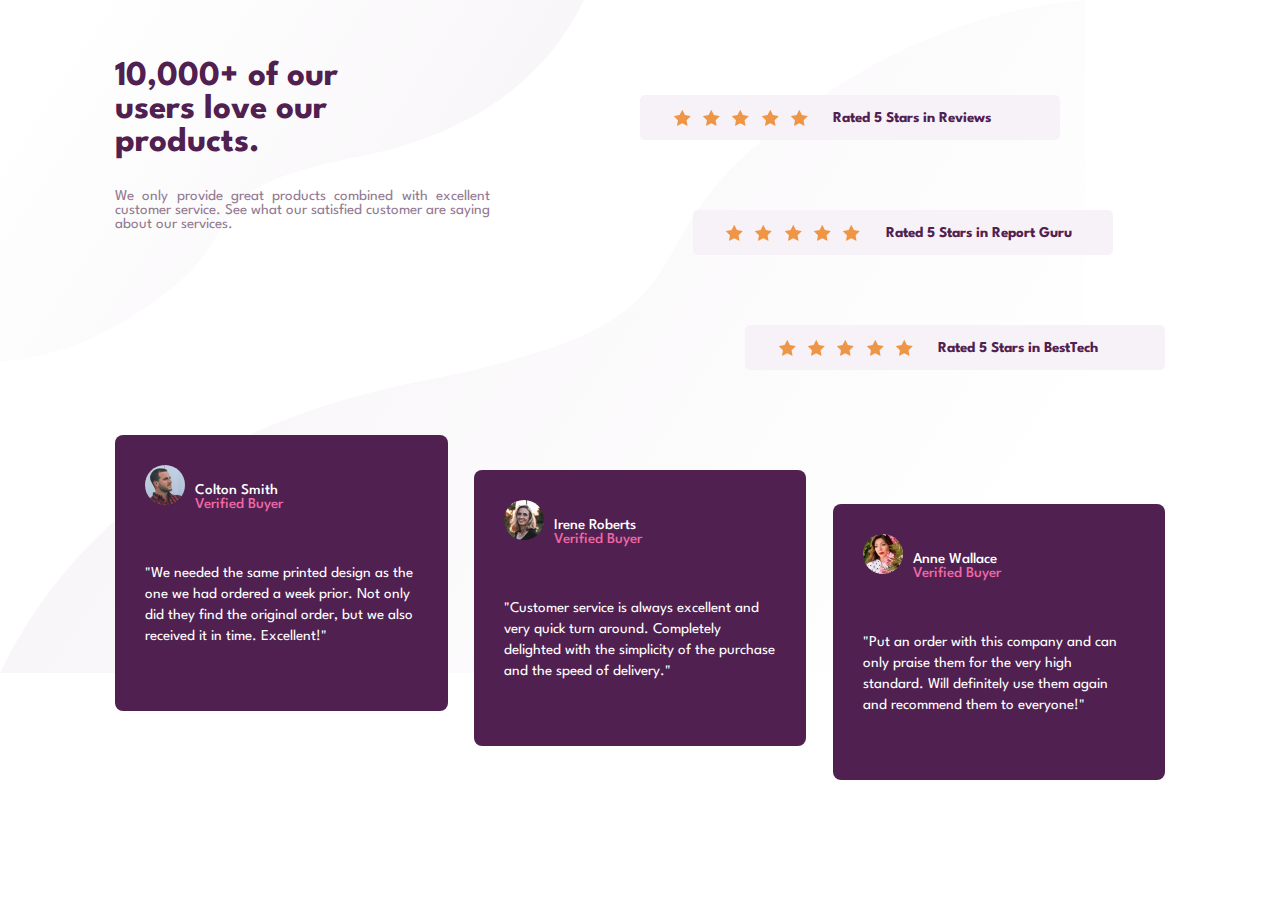
<file: index.html>
<!DOCTYPE html>
<html lang="en">
<head>
    <meta charset="UTF-8">
    <meta http-equiv="X-UA-Compatible" content="IE=edge">
    <meta name="viewport" content="width=device-width, initial-scale=1.0">
    <link rel="preconnect" href="https://fonts.googleapis.com">
    <link rel="preconnect" href="https://fonts.gstatic.com" crossorigin>
    <link href="https://fonts.googleapis.com/css2?family=League+Spartan:wght@100;200;300;400;500;600;700;800;900&display=swap" rel="stylesheet">
    <link rel="stylesheet" media="(min-width:480px)" href="styles.css">
    <link rel="stylesheet" media="(max-width: 480px)" href="mobile.css">
    <title>Social Proof Section Master</title>
</head>
<body>
    <div class="container">
        <div class="bloque">
            <div class="titulo">
                <h1>10,000+ of our users love our products.</h1>
                <p>We only provide great products combined with excellent customer service. See what our satisfied customer are saying about our services.</p>
            </div>

            <div class="rated">
                <div class="norma rated-1">
                    <div class="estrellas">
                        <img src="./images/icon-star.svg" alt="star">
                        <img src="./images/icon-star.svg" alt="star">
                        <img src="./images/icon-star.svg" alt="star">
                        <img src="./images/icon-star.svg" alt="star">
                        <img src="./images/icon-star.svg" alt="star">
                    </div>
                    <div class="letras">
                        <h3>Rated 5 Stars in Reviews</h3>
                    </div>
                </div>
                <div class="norma rated-2">
                    <div class="estrellas">
                        <img src="./images/icon-star.svg" alt="star">
                        <img src="./images/icon-star.svg" alt="star">
                        <img src="./images/icon-star.svg" alt="star">
                        <img src="./images/icon-star.svg" alt="star">
                        <img src="./images/icon-star.svg" alt="star">
                    </div>
                    <div class="letras">
                        <h3>Rated 5 Stars in Report Guru</h3>
                    </div>
                </div>
                
                <div class="norma rated-3">
                    <div class="estrellas">
                        <img src="./images/icon-star.svg" alt="star">
                        <img src="./images/icon-star.svg" alt="star">
                        <img src="./images/icon-star.svg" alt="star">
                        <img src="./images/icon-star.svg" alt="star">
                        <img src="./images/icon-star.svg" alt="star">
                    </div>
                    <div class="letras">
                        <h3>Rated 5 Stars in BestTech</h3>
                    </div>
                </div>
            </div>
        </div>

        <div class="team">
            <div class="comun colton">
                <img src="./images/image-colton.jpg" alt="colton">
                <h3 class="nombres">Colton Smith <br><span class="puesto">Verified Buyer</span></h3>
                <p>"We needed the same printed design as the one we had ordered a week prior. Not only did they find the original order, but we also received it in time. Excellent!"</p>
            </div>
            <div class="comun irene">
                <img src="./images/image-irene.jpg" alt="irene">
                <h3 class="nombres">Irene Roberts<br><span class="puesto">Verified Buyer</span></h3>
                <p>"Customer service is always excellent and very quick turn around. Completely delighted with the simplicity of the purchase and the speed of delivery."</p>
            </div>
            <div class="comun anne">
                <img src="./images/image-anne.jpg" alt="anne">
                <h3 class="nombres">Anne Wallace<br><span class="puesto">Verified Buyer</span></h3>
                <p>"Put an order with this company and can only praise them for the very high standard. Will definitely use them again and recommend them to everyone!"</p>
            </div>
        </div>
    </div>
</body>
</html>
</file>
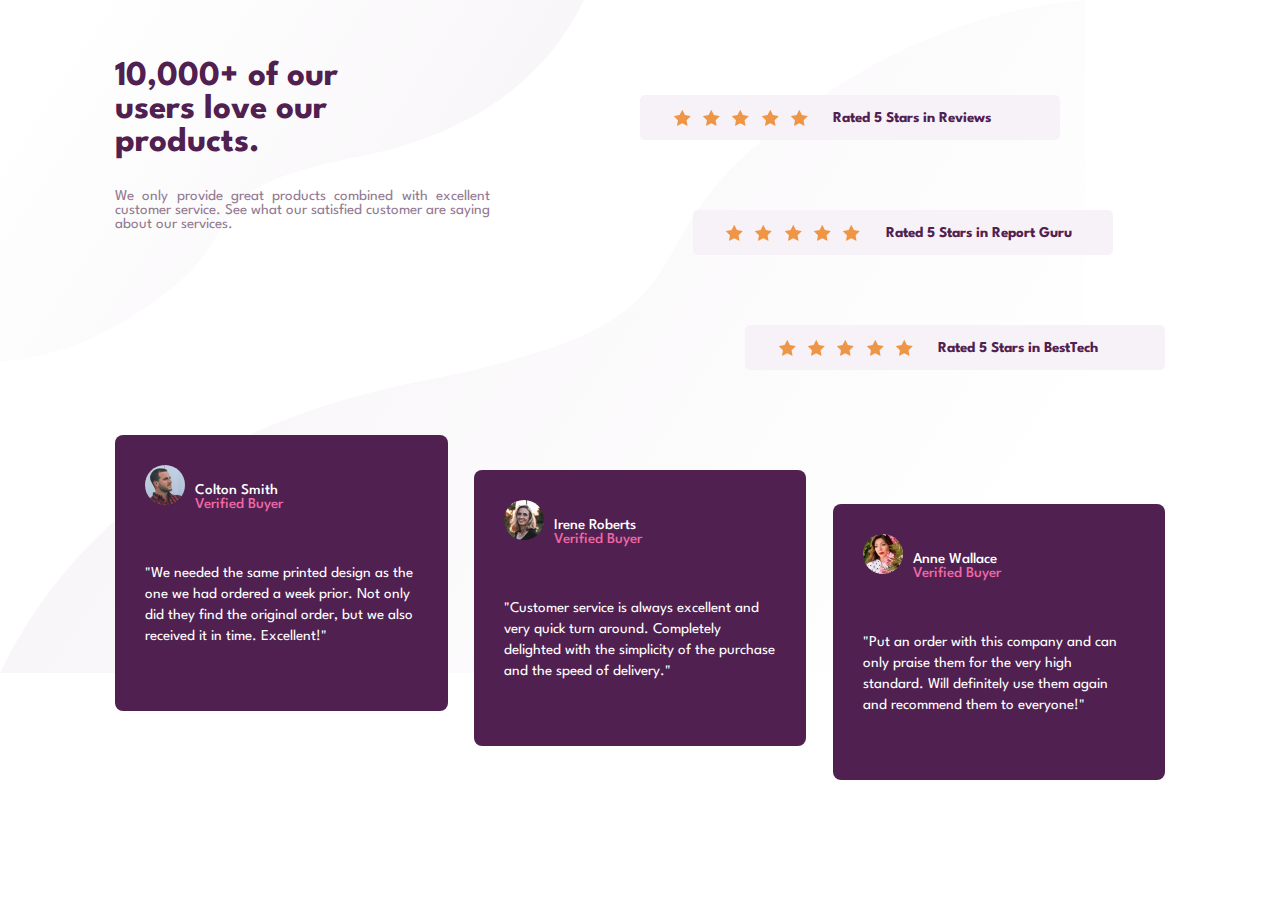
<file: index1.html>
<!DOCTYPE html>
<html lang="en">
<head>
    <meta charset="UTF-8">
    <meta http-equiv="X-UA-Compatible" content="IE=edge">
    <meta name="viewport" content="width=device-width, initial-scale=1.0">
    <link rel="preconnect" href="https://fonts.googleapis.com">
    <link rel="preconnect" href="https://fonts.gstatic.com" crossorigin>
    <link href="https://fonts.googleapis.com/css2?family=League+Spartan:wght@100;200;300;400;500;600;700;800;900&display=swap" rel="stylesheet">
    <link rel="stylesheet" media="(min-width:480px)" href="styles.css">
    <link rel="stylesheet" media="(max-width: 480px)" href="mobile.css">
    <title>Social Proof Section Master</title>
</head>
<body>
    <div class="container">
        <div class="bloque">
            <div class="titulo">
                <h1>10,000+ of our users love our products.</h1>
                <p>We only provide great products combined with excellent customer service. See what our satisfied customer are saying about our services.</p>
            </div>

            <div class="rated">
                <div class="norma rated-1">
                    <div class="estrellas">
                        <img src="icon-star.svg" alt="star">
                        <img src="icon-star.svg" alt="star">
                        <img src="icon-star.svg" alt="star">
                        <img src="icon-star.svg" alt="star">
                        <img src="icon-star.svg" alt="star">
                    </div>
                    <div class="letras">
                        <h3>Rated 5 Stars in Reviews</h3>
                    </div>
                </div>
                <div class="norma rated-2">
                    <div class="estrellas">
                        <img src="icon-star.svg" alt="star">
                        <img src="icon-star.svg" alt="star">
                        <img src="icon-star.svg" alt="star">
                        <img src="icon-star.svg" alt="star">
                        <img src="icon-star.svg" alt="star">
                    </div>
                    <div class="letras">
                        <h3>Rated 5 Stars in Report Guru</h3>
                    </div>
                </div>
                
                <div class="norma rated-3">
                    <div class="estrellas">
                        <img src="icon-star.svg" alt="star">
                        <img src="icon-star.svg" alt="star">
                        <img src="icon-star.svg" alt="star">
                        <img src="icon-star.svg" alt="star">
                        <img src="icon-star.svg" alt="star">
                    </div>
                    <div class="letras">
                        <h3>Rated 5 Stars in BestTech</h3>
                    </div>
                </div>
            </div>
        </div>

        <div class="team">
            <div class="comun colton">
                <img src="image-colton.jpg" alt="colton">
                <h3 class="nombres">Colton Smith <br><span class="puesto">Verified Buyer</span></h3>
                <p>"We needed the same printed design as the one we had ordered a week prior. Not only did they find the original order, but we also received it in time. Excellent!"</p>
            </div>
            <div class="comun irene">
                <img src="image-irene.jpg" alt="irene">
                <h3 class="nombres">Irene Roberts<br><span class="puesto">Verified Buyer</span></h3>
                <p>"Customer service is always excellent and very quick turn around. Completely delighted with the simplicity of the purchase and the speed of delivery."</p>
            </div>
            <div class="comun anne">
                <img src="image-anne.jpg" alt="anne">
                <h3 class="nombres">Anne Wallace<br><span class="puesto">Verified Buyer</span></h3>
                <p>"Put an order with this company and can only praise them for the very high standard. Will definitely use them again and recommend them to everyone!"</p>
            </div>
        </div>
    </div>
</body>
</html>
</file>
<file: styles.css>
/*Reset*/
* {
    padding: 0;
    margin: 0;
    box-sizing: border-box;
}

/* Variables */
:root {
    --very-dark-magenta: hsl(300, 43%, 22%);
    --soft-pink: hsl(333, 80%, 67%);
    --dark-grayish-magenta: hsl(303, 10%, 53%);
    --light-grayish-magenta: hsl(300, 24%, 96%);
    --main-white: hsl(0, 0%, 100%);
}

/* Main utilities */
body {
    font-family: 'League Spartan', sans-serif;
    font-size: 15px;
    background-image: url(bg-pattern-top-desktop.svg), url(bg-pattern-bottom-desktop.svg);
    background-repeat: no-repeat;
}

.container {
    width: 90%;
    max-width: 1050px;
    height: 80vh;
    margin: auto;
    margin-top: 60px;
    display: grid;
    grid-template-rows: 1fr 1fr;
    gap: 30px;
}

h1 {
    font-size: 35px;
    font-weight: 700;
    color: var(--very-dark-magenta);
}

.rated h3 {
    color: var(--very-dark-magenta);
    font-size: 15px;
}

/*Grid*/
.bloque {
    grid-row: 1;

    display: grid;
    grid-template-columns: 1fr 1fr;
}

.titulo {
    grid-column: 1;

    padding-right: 150px
}

.titulo h1 {
    padding-right: 100px;
}

.titulo p {
    text-align: justify;
    color: var(--dark-grayish-magenta);
    padding-top: 30px;
}

.rated {
    grid-column: 2;

    display: grid;
    grid-template-rows: 1fr 1fr 1fr;
}

.rated-1 {
    background: var(--light-grayish-magenta);
    width: 80%;
    height: 45px;
    border-radius: 5px;
    align-self: center;
    /* justify-self: center; */
    
    display: grid;
    grid-template-columns: .8fr 1.2fr;
}

.rated-1 .letras {
    text-indent: 10%;
    align-self: center;
}

.rated-1 .estrellas {
    padding-left: 20%;
    padding-right: 0;
    display: flex;
    align-items: center;
    justify-content: space-between;
}

.rated-2 {
    background: var(--light-grayish-magenta);
    width: 80%;
    height: 45px;
    border-radius: 5px;
    align-self: center;
    justify-self: center;
    
    display: grid;
    grid-template-columns: .8fr 1.2fr;
}

.rated-2 .letras {
    text-indent: 10%;
    align-self: center;
}

.rated-2 .estrellas {
    padding-left: 20%;
    padding-right: 0;
    display: flex;
    align-items: center;
    justify-content: space-between;
}
.rated-3 {
    background: var(--light-grayish-magenta);
    width: 80%;
    height: 45px;
    border-radius: 5px;
    align-self: center;
    justify-self: flex-end;
    
    display: grid;
    grid-template-columns: .8fr 1.2fr;
}

.rated-3 .letras {
    text-indent: 10%;
    align-self: center;
}

.rated-3 .estrellas {
    padding-left: 20%;
    padding-right: 0;
    display: flex;
    align-items: center;
    justify-content: space-between;
}

.team {
    color: var(--main-white);
    grid-row: 2;

    display: grid;
    grid-template-columns: 1fr 1fr 1fr;
}

.team .comun {
    width: 95%;
    height: 80%;
    padding: 30px;
    border-radius: 8px;
    background: var(--very-dark-magenta);

    display: grid;
    grid-template-rows: .6fr 1.4fr;
    grid-template-columns: .2fr 1.8fr;
}

.team img {
    border-radius: 100%;
    width: 40px;
}

.team h3 {
    font-weight: 500;
    font-size: 15px;
}

.puesto {
    color: var(--soft-pink);
}

.colton .img {
    grid-row: 1;
    grid-column: 1;
}

.colton .nombres {
    grid-row: 1;
    grid-column: 2;

    padding-left: 10px;
    align-self: center;
}

.team p {
    font-size: 15px;
    font-weight: 400;
    align-self: center;
    line-height: 1.4;
}

.colton p {
    grid-row: 2;
    grid-column: 1/3;
}

.team .irene {
    align-self: center;
    justify-self: center;
}

.irene .img {
    grid-row: 1;
    grid-column: 1;
}

.irene .nombres {
    grid-row: 1;
    grid-column: 2;

    padding-left: 10px;
    align-self: center;
}

.irene p {
    grid-row: 2;
    grid-column: 1/3;
}

.team .anne {
    align-self: flex-end;
    justify-self: flex-end;
}

.anne .img {
    grid-row: 1;
    grid-column: 1;
}

.anne .nombres {
    grid-row: 1;
    grid-column: 2;

    padding-left: 10px;
    align-self: center;
}

.anne p {
    grid-row: 2;
    grid-column: 1/3;
}
</file>
<file: mobile.css>
/*Reset*/
* {
    padding: 0;
    margin: 0;
    box-sizing: border-box;
}

/* Variables */
:root {
    --very-dark-magenta: hsl(300, 43%, 22%);
    --soft-pink: hsl(333, 80%, 67%);
    --dark-grayish-magenta: hsl(303, 10%, 53%);
    --light-grayish-magenta: hsl(300, 24%, 96%);
    --main-white: hsl(0, 0%, 100%);
}

/* Main utilities */
body {
    font-family: 'League Spartan', sans-serif;
    font-size: 15px;
    background-image: url(bg-pattern-top-desktop.svg), url(bg-pattern-bottom-desktop.svg);
    background-repeat: no-repeat;
}

.container {
    width: 80%;
    max-width: 432px;
    /* height: 80vh; */
    margin: auto;
    margin-top: 30px;
    display: grid;
    grid-template-columns: 1fr;
    grid-template-rows: repeat(5, 1fr);
    gap: 10px;
}

h1 {
    font-size: 35px;
    font-weight: 700;
    color: var(--very-dark-magenta);
}

.bloque .titulo p {
    padding-top: 10px;
    padding-bottom: 10px;
    text-align: center;
}

.norma {
    background: var(--light-grayish-magenta);
    width: 100%;
    height: 70px;
    border-radius: 5px;
    align-self: center;
    display: flex;
    flex-direction: column;
    align-items: center;
    justify-content: center;
}

.rated h3 {
    color: var(--very-dark-magenta);
    font-size: 15px;
}

/*Grid*/
.bloque {
    grid-row: 1/3;
}

.rated {
    margin-top: 20px;
    display: grid;
    grid-template-rows: 1fr 1fr 1fr;
    gap: 10px;
}

.team {
    grid-row: 3/6;
}

.team .comun {
    width: 100%;
    /* height: 80%; */
    padding: 30px;
    border-radius: 8px;
    margin-top: 20px;
    background: var(--very-dark-magenta);

    display: grid;
    grid-template-rows: .6fr 1.4fr;
    grid-template-columns: .2fr 1.8fr;
}

.team img {
    border-radius: 100%;
    width: 40px;
}


.team h3 {
    font-weight: 500;
    font-size: 15px;
}

.puesto {
    color: var(--soft-pink);
}

.colton .nombres {
    grid-row: 1;
    grid-column: 2;

    padding-left: 10px;
    align-self: center;
}

.team p {
    font-size: 15px;
    font-weight: 400;
    align-self: center;
    line-height: 1.4;
}

.colton p {
    grid-row: 2;
    grid-column: 1/3;
}

.irene .img {
    grid-row: 1;
    grid-column: 1;
}

.irene .nombres {
    grid-row: 1;
    grid-column: 2;

    padding-left: 10px;
    align-self: center;
}

.irene p {
    grid-row: 2;
    grid-column: 1/3;
}

.anne .img {
    grid-row: 1;
    grid-column: 1;
}

.anne .nombres {
    grid-row: 1;
    grid-column: 2;

    padding-left: 10px;
    align-self: center;
}

.anne p {
    grid-row: 2;
    grid-column: 1/3;
}
</file>
